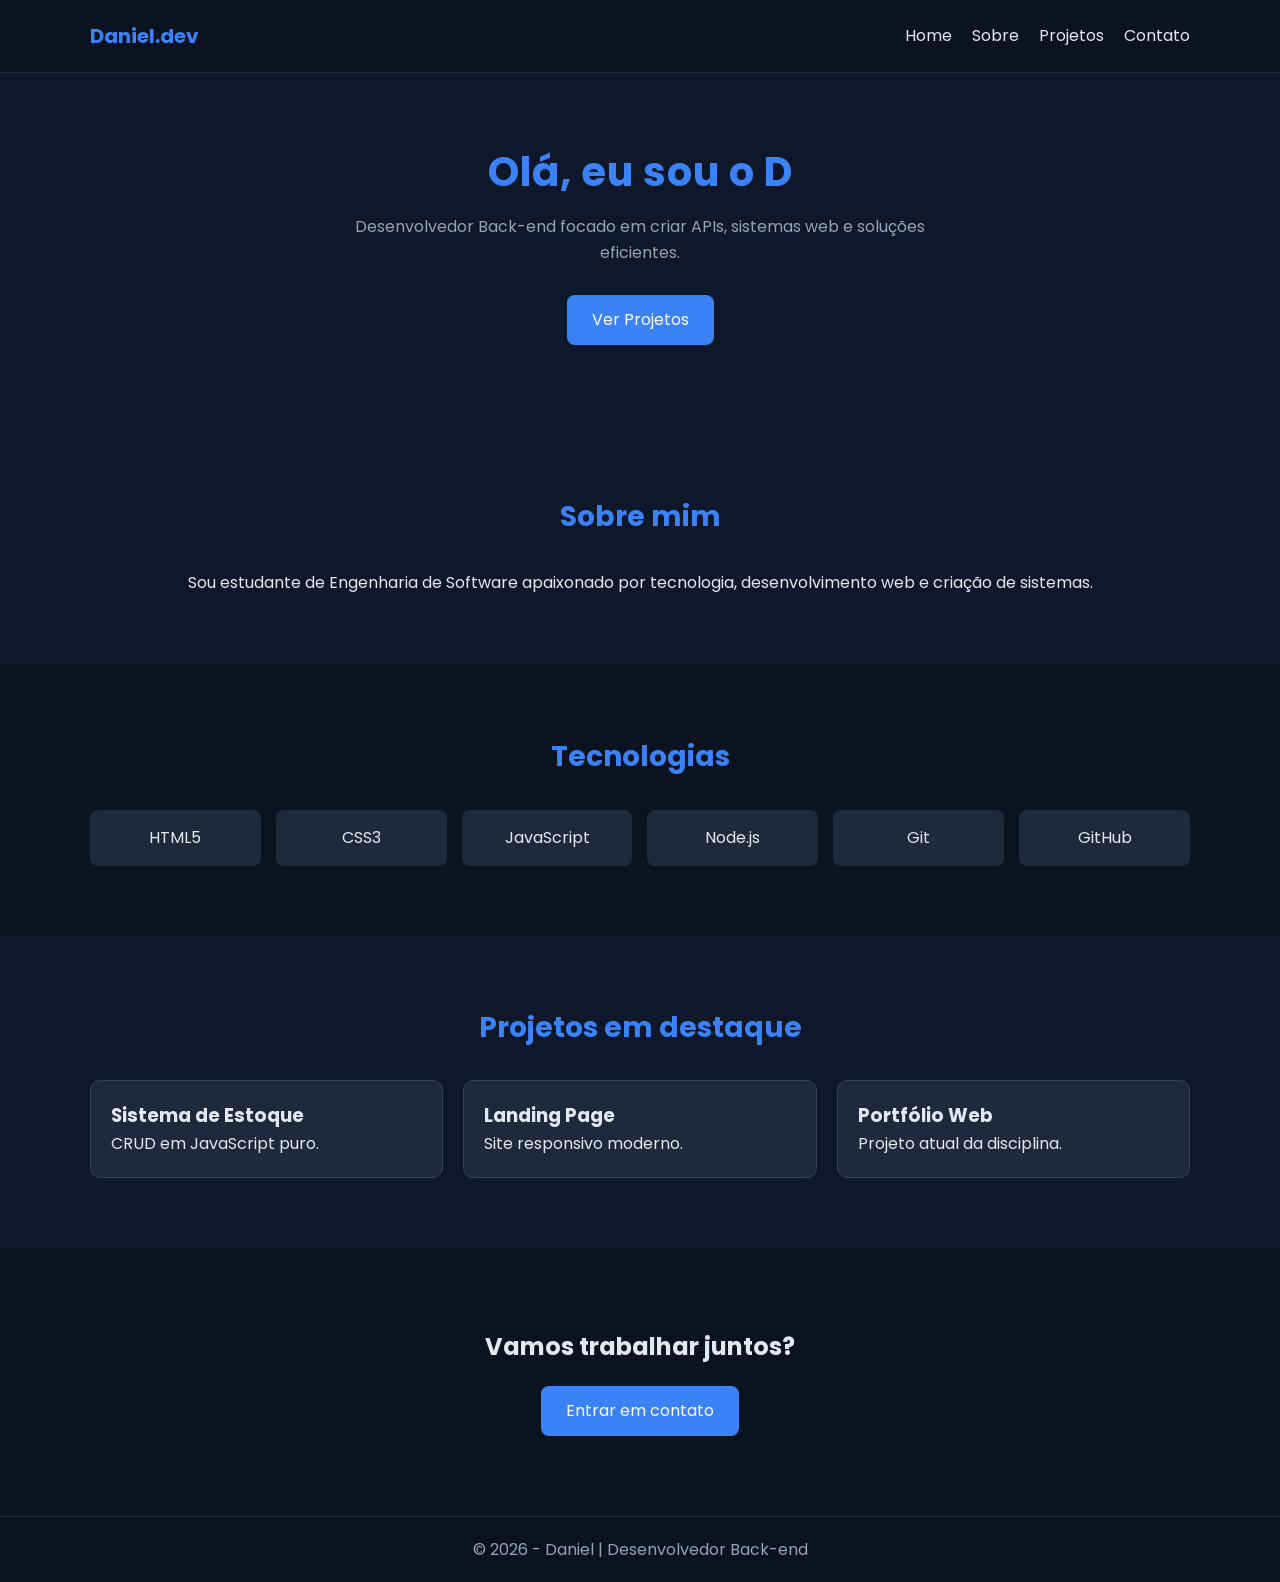
<file: portifolio/index.html>
<!DOCTYPE html>
<html lang="pt-BR">

<head>
  <meta charset="UTF-8">
  <meta name="viewport" content="width=device-width, initial-scale=1.0">

  <link rel="icon" type="image/png" href="img/favicon16x16.png" sizes="16x16">

  <meta name="description" content="Portfólio de desenvolvedor Back-end com projetos em HTML, CSS e JavaScript">
  <meta name="keywords" content="Desenvolvedor, Back-end, HTML, CSS, JavaScript, Portfólio">
  <meta name="author" content="Daniel">

  <title>Daniel | Desenvolvedor Back-end</title>

  <link rel="stylesheet" href="css/style.css">
  <link rel="stylesheet" href="css/responsive.css">

  <!-- Fonte moderna -->

  <link rel="preconnect" href="https://fonts.googleapis.com">
  <link rel="preconnect" href="https://fonts.gstatic.com" crossorigin>
  <link href="https://fonts.googleapis.com/css2?family=Poppins:wght@300;400;600;700&display=swap" rel="stylesheet">
</head>

<body>

  <!-- HEADER -->
  <header class="header">
    <div class="container">

      <div class="logo">
        <h1>Daniel.dev</h1>
      </div>

      <nav id="nav" class="nav">
        <a href="index.html">Home</a>
        <a href="sobre.html">Sobre</a>
        <a href="projetos.html">Projetos</a>
        <a href="contato.html">Contato</a>
      </nav>

      <div class="menu-mobile" id="menu-mobile">
        ☰
      </div>

    </div>
  </header>

  <!-- HERO -->
  <section class="hero">
    <div class="container">

      <h2 class="typing">Olá, eu sou o Daniel</h2>

      <p class="subtitle">
        Desenvolvedor Back-end focado em criar APIs, sistemas web e soluções eficientes.
      </p>

      <a href="projetos.html" class="btn">Ver Projetos</a>

    </div>
  </section>

  <!-- SOBRE RESUMO -->
  <section class="section">
    <div class="container">

      <h2>Sobre mim</h2>

      <p style="text-align: center;">Sou estudante de Engenharia de Software apaixonado por tecnologia,
        desenvolvimento web e criação de sistemas.</p>

    </div>
  </section>

  <!-- TECNOLOGIAS -->
  <section class="section dark">
    <div class="container">

      <h2>Tecnologias</h2>

      <div class="grid-skills">

        <div class="skill">HTML5</div>
        <div class="skill">CSS3</div>
        <div class="skill">JavaScript</div>
        <div class="skill">Node.js</div>
        <div class="skill">Git</div>
        <div class="skill">GitHub</div>

      </div>

    </div>
  </section>

  <!-- PROJETOS -->
  <section class="section">
    <div class="container">

      <h2>Projetos em destaque</h2>

      <div class="grid">

        <div class="card">
          <h3>Sistema de Estoque</h3>
          <p>CRUD em JavaScript puro.</p>
        </div>

        <div class="card">
          <h3>Landing Page</h3>
          <p>Site responsivo moderno.</p>
        </div>

        <div class="card">
          <h3>Portfólio Web</h3>
          <p>Projeto atual da disciplina.</p>
        </div>

      </div>

    </div>
  </section>

  <!-- CONTATO CTA -->
  <section class="cta">
    <div class="container">

      <h2>Vamos trabalhar juntos?</h2>

      <a href="contato.html" class="btn">Entrar em contato</a>

    </div>
  </section>

  <!-- FOOTER -->
  <footer class="footer">
    <p>© 2026 - Daniel | Desenvolvedor Back-end</p>
  </footer>

  <!-- JS -->
  <script src="js/script.js"></script>

</body>

</html>
</file>
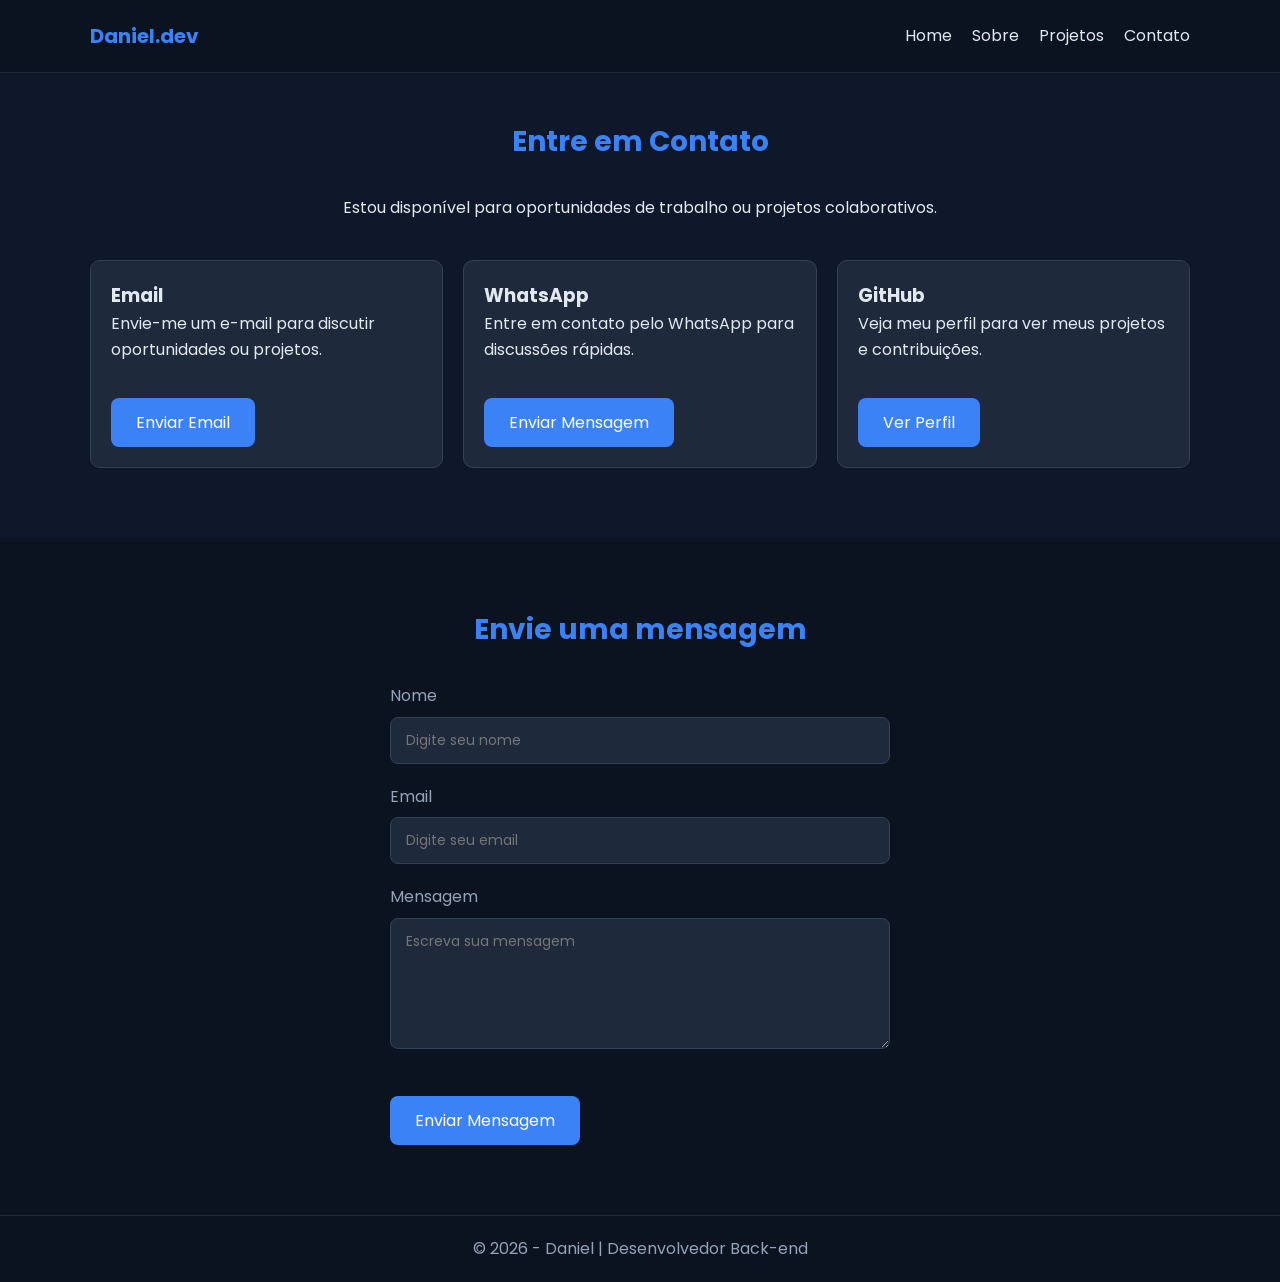
<file: portifolio/contato.html>
<!DOCTYPE html>
<html lang="pt-BR">

<head>
  <meta charset="UTF-8">
  <meta name="viewport" content="width=device-width, initial-scale=1.0">

 <link rel="icon" type="image/png" href="img/favicon16x16.png" sizes="16x16">

  <meta name="description" content="Entre em contato com Daniel, desenvolvedor Back-end">
  <meta name="keywords" content="Contato, Formulário, Desenvolvedor, Portfólio">
  <meta name="author" content="Daniel">

  <title>Contato | Daniel</title>

  <link rel="stylesheet" href="css/style.css">
  <link rel="stylesheet" href="css/responsive.css">

  <link href="https://fonts.googleapis.com/css2?family=Poppins:wght@300;400;600;700&display=swap" rel="stylesheet">
</head>

<body>

  <!-- HEADER -->
  <header class="header">
    <div class="container">

      <div class="logo">
        <h1>Daniel.dev</h1>
      </div>

      <nav id="nav" class="nav">
        <a href="index.html">Home</a>
        <a href="sobre.html">Sobre</a>
        <a href="projetos.html">Projetos</a>
        <a href="contato.html">Contato</a>
      </nav>

      <div class="menu-mobile" id="menu-mobile">☰</div>

    </div>
  </header>

  <!-- CONTEÚDO -->
  <section class="section" style="padding-top: 120px;">
    <div class="container">

      <h2>Entre em Contato</h2>

      <p style="text-align:center; margin-bottom:40px;">
        Estou disponível para oportunidades de trabalho ou projetos colaborativos.
      </p>

      <div class="grid">

        <!-- EMAIL -->
        <div class="card">
          <h3>Email</h3>
          <p>Envie-me um e-mail para discutir oportunidades ou projetos.</p>
          <div style="margin-top:15px;">
            <a class="btn" href="mailto:daniel@example.com">Enviar Email</a>
          </div>
        </div>

        <!-- WHATSAPP -->
        <div class="card">
          <h3>WhatsApp</h3>
          <p>Entre em contato pelo WhatsApp para discussões rápidas.</p>
          <div style="margin-top:15px;">
            <a class="btn" href="https://wa.me/5511999999999" target="_blank">Enviar Mensagem</a>
          </div>
        </div>

        <!-- GITHUB -->
        <div class="card">
          <h3>GitHub</h3>
          <p>Veja meu perfil para ver meus projetos e contribuições.</p>
          <div style="margin-top:15px;">
            <a class="btn" href="https://www.github.com/daniel.dev" target="_blank">Ver Perfil</a>
          </div>
        </div>

      </div>

    </div>
  </section>

  <!-- FORMULÁRIO DE CONTATO -->
  <section class="section dark">
    <div class="container">

      <h2>Envie uma mensagem</h2>

      <form id="formContato" novalidate>

        <div class="form-group">
          <label for="nome">Nome</label>
          <input type="text" id="nome" name="nome" placeholder="Digite seu nome">
        </div>

        <div class="form-group">
          <label for="email">Email</label>
          <input type="email" id="email" name="email" placeholder="Digite seu email">
        </div>

        <div class="form-group">
          <label for="mensagem">Mensagem</label>
          <textarea id="mensagem" name="mensagem" rows="5" placeholder="Escreva sua mensagem"></textarea>
        </div>

        <button type="submit" class="btn">Enviar Mensagem</button>

      </form>

    </div>
  </section>

  <!-- FOOTER -->
  <footer class="footer">
    <p>© 2026 - Daniel | Desenvolvedor Back-end</p>
  </footer>


    <!-- JS -->

  <script src="js/script.js"></script>

</body>

</html>
</file>
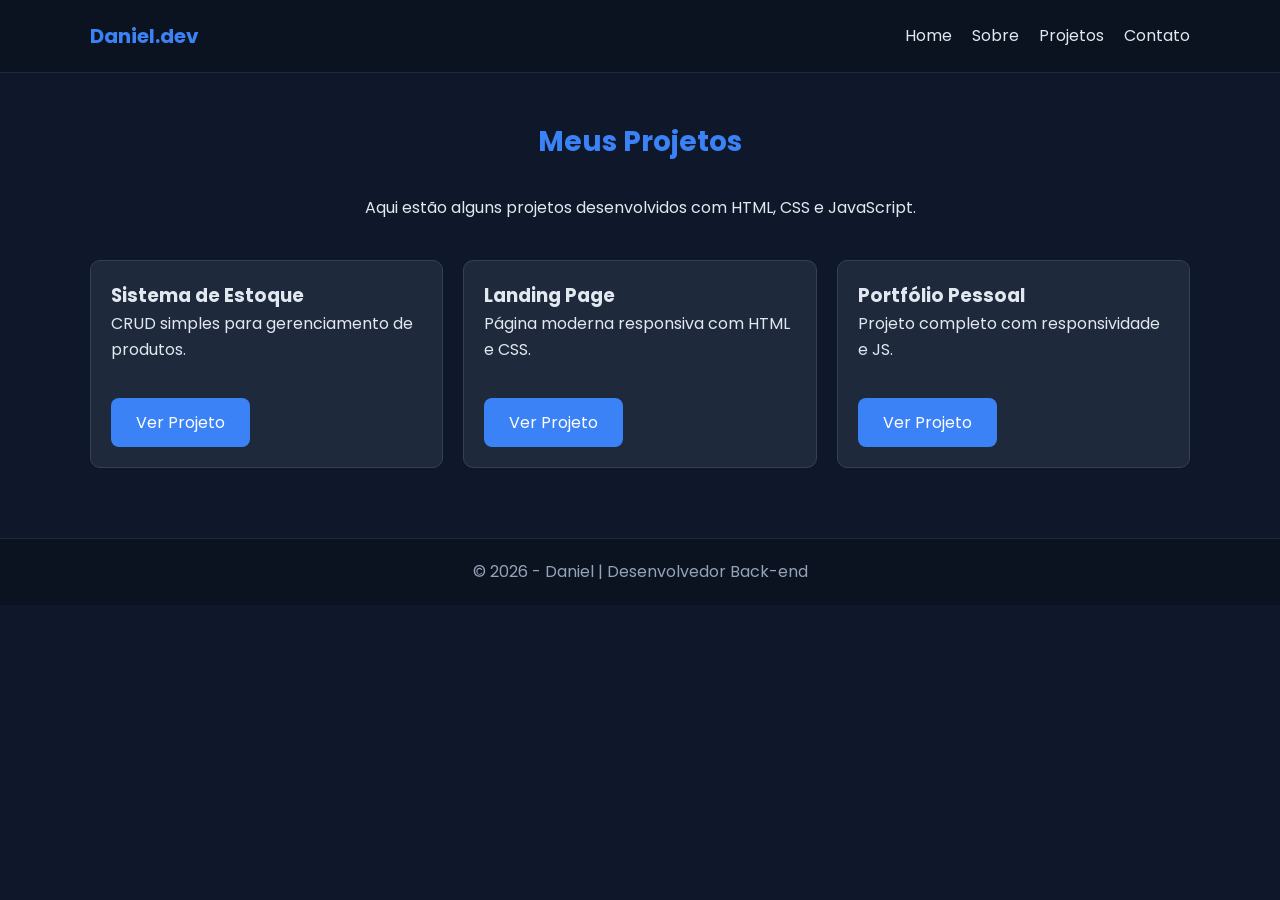
<file: portifolio/projetos.html>
<!DOCTYPE html>
<html lang="pt-BR">

<head>
  <meta charset="UTF-8">
  <meta name="viewport" content="width=device-width, initial-scale=1.0">

  <link rel="icon" type="image/png" href="img/favicon16x16.png" sizes="16x16">

  <meta name="description" content="Projetos desenvolvidos por Daniel">
  <meta name="keywords" content="Projetos, Portfólio, Desenvolvimento Web">
  <meta name="author" content="Daniel">

  <title>Projetos | Daniel</title>

  <link rel="stylesheet" href="css/style.css">
  <link rel="stylesheet" href="css/responsive.css">

  <link href="https://fonts.googleapis.com/css2?family=Poppins:wght@300;400;600;700&display=swap" rel="stylesheet">
</head>

<body>

  <!-- HEADER -->
  <header class="header">
    <div class="container">

      <div class="logo">
        <h1>Daniel.dev</h1>
      </div>

      <nav id="nav" class="nav">
        <a href="index.html">Home</a>
        <a href="sobre.html">Sobre</a>
        <a href="projetos.html">Projetos</a>
        <a href="contato.html">Contato</a>
      </nav>

      <div class="menu-mobile" id="menu-mobile">☰</div>

    </div>
  </header>

  <!-- CONTEÚDO -->
  <section class="section" style="padding-top: 120px;">
    <div class="container">

      <h2>Meus Projetos</h2>

      <p style="text-align:center; margin-bottom:40px;">
        Aqui estão alguns projetos desenvolvidos com HTML, CSS e JavaScript.
      </p>

      <div class="grid">

        <!-- PROJETO 1 -->
        <div class="card">
          <h3>Sistema de Estoque</h3>
          <p>CRUD simples para gerenciamento de produtos.</p>
          <div style="margin-top:15px;">
            <a class="btn" href="#">Ver Projeto</a>
          </div>
        </div>

        <!-- PROJETO 2 -->
        <div class="card">
          <h3>Landing Page</h3>
          <p>Página moderna responsiva com HTML e CSS.</p>
          <div style="margin-top:15px;">
            <a class="btn" href="#">Ver Projeto</a>
          </div>
        </div>

        <!-- PROJETO 3 -->
        <div class="card">
          <h3>Portfólio Pessoal</h3>
          <p>Projeto completo com responsividade e JS.</p>
          <div style="margin-top:15px;">
            <a class="btn" href="#">Ver Projeto</a>
          </div>
        </div>

      </div>

    </div>
  </section>

   <!-- FOOTER -->
  <footer class="footer">
    <p>© 2026 - Daniel | Desenvolvedor Back-end</p>
  </footer>

    <!-- JS -->
  <script src="js/script.js"></script>

</body>

</html>
</file>
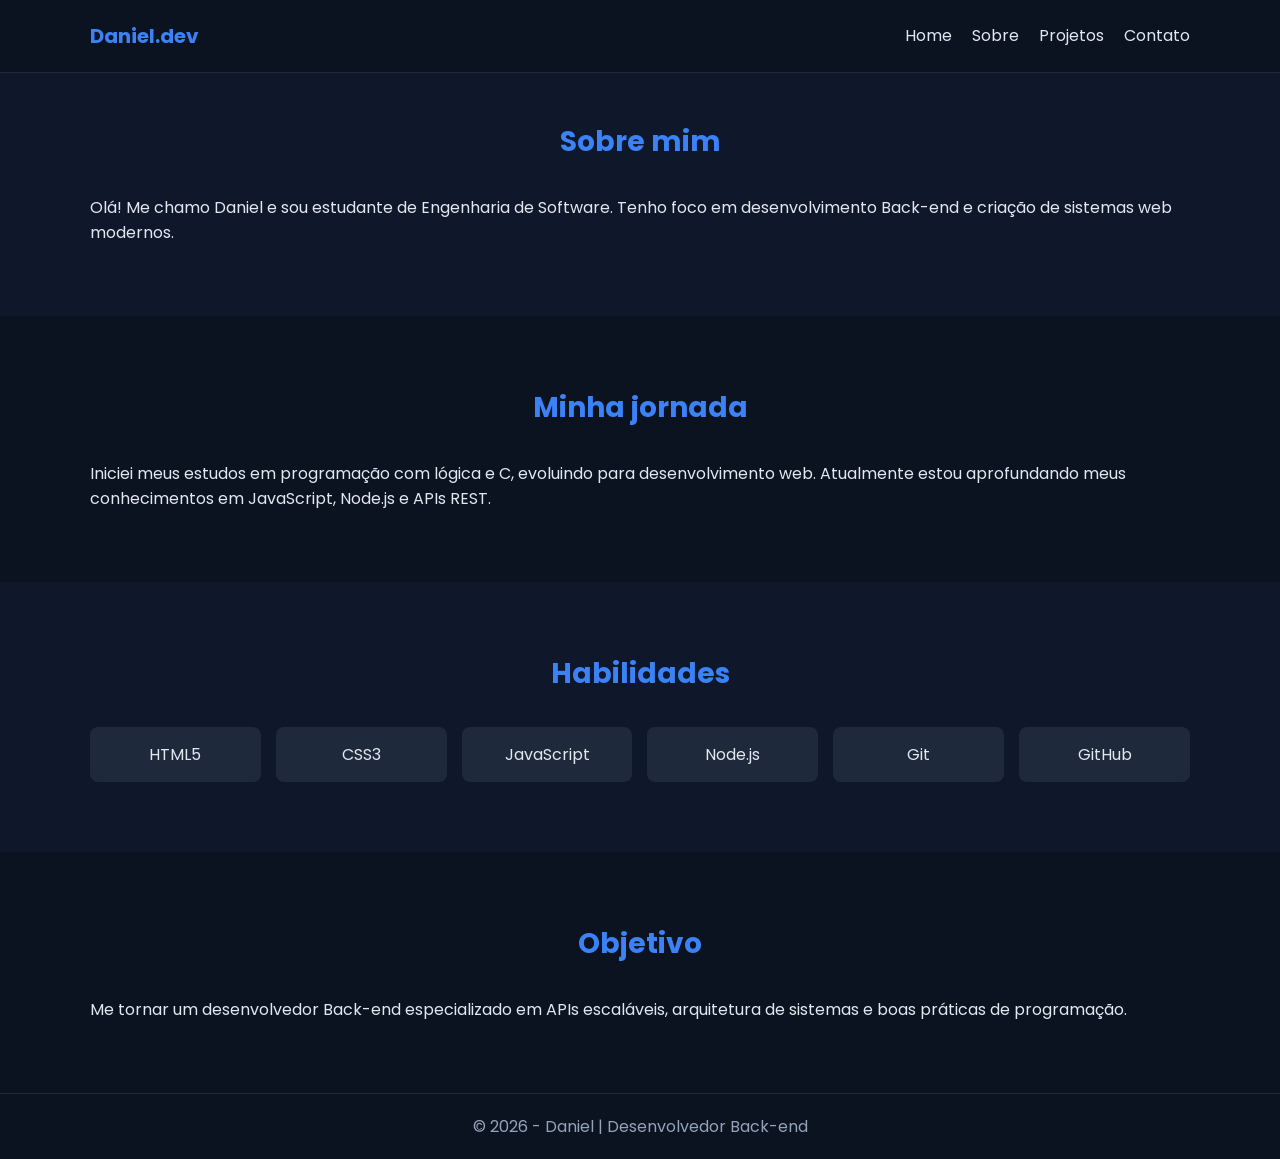
<file: portifolio/sobre.html>
<!DOCTYPE html>
<html lang="pt-BR">

<head>
  <meta charset="UTF-8">
  <meta name="viewport" content="width=device-width, initial-scale=1.0">

  <link rel="icon" type="image/png" href="img/favicon16x16.png" sizes="16x16">

  <meta name="description" content="Sobre o desenvolvedor Daniel">
  <meta name="keywords" content="Sobre, Desenvolvedor, Back-end, Portfólio">
  <meta name="author" content="Daniel">

  <title>Sobre | Daniel</title>

  <link rel="stylesheet" href="css/style.css">
  <link rel="stylesheet" href="css/responsive.css">

  <link href="https://fonts.googleapis.com/css2?family=Poppins:wght@300;400;600;700&display=swap" rel="stylesheet">
</head>

<body>

  <!-- HEADER -->
  <header class="header">
    <div class="container">

      <div class="logo">
        <h1>Daniel.dev</h1>
      </div>

      <nav id="nav" class="nav">
        <a href="index.html">Home</a>
        <a href="sobre.html">Sobre</a>
        <a href="projetos.html">Projetos</a>
        <a href="contato.html">Contato</a>
      </nav>

      <div class="menu-mobile" id="menu-mobile">☰</div>

    </div>
  </header>

  <!-- CONTEÚDO -->
  <section class="section" style="padding-top: 120px;">
    <div class="container">

      <h2>Sobre mim</h2>

      <p>
        Olá! Me chamo Daniel e sou estudante de Engenharia de Software.
        Tenho foco em desenvolvimento Back-end e criação de sistemas web modernos.
      </p>

    </div>
  </section>

  <!-- HISTÓRIA -->
  <section class="section dark">
    <div class="container">

      <h2>Minha jornada</h2>

      <p>
        Iniciei meus estudos em programação com lógica e C, evoluindo para desenvolvimento web.
        Atualmente estou aprofundando meus conhecimentos em JavaScript, Node.js e APIs REST.
      </p>

    </div>
  </section>

  <!-- SKILLS -->
  <section class="section">
    <div class="container">

      <h2>Habilidades</h2>

      <div class="grid-skills">

        <div class="skill">HTML5</div>
        <div class="skill">CSS3</div>
        <div class="skill">JavaScript</div>
        <div class="skill">Node.js</div>
        <div class="skill">Git</div>
        <div class="skill">GitHub</div>

      </div>

    </div>
  </section>

  <!-- OBJETIVO -->
  <section class="section dark">
    <div class="container">

      <h2>Objetivo</h2>

      <p>
        Me tornar um desenvolvedor Back-end especializado em APIs escaláveis,
        arquitetura de sistemas e boas práticas de programação.
      </p>

    </div>
  </section>

  <!-- FOOTER -->
  <footer class="footer">
    <p>© 2026 - Daniel | Desenvolvedor Back-end</p>
  </footer>

  <script src="js/script.js"></script>

</body>

</html>
</file>
<file: portifolio/css/style.css>
* {
  margin: 0;
  padding: 0;
  box-sizing: border-box;
  font-family: 'Poppins', sans-serif;
}

body {
  background: #0f172a;
  color: #e2e8f0;
  line-height: 1.6;
}

/* CONTAINER */
.container {
  width: 90%;
  max-width: 1100px;
  margin: auto;
}

/* HEADER */
.header {
  background: #0b1220;
  padding: 20px 0;
  position: fixed;
  width: 100%;
  top: 0;
  z-index: 1000;
  border-bottom: 1px solid #1e293b;
}

.header .container {
  display: flex;
  justify-content: space-between;
  align-items: center;
}

.logo h1 {
  font-size: 20px;
  color: #3b82f6;
}

.nav {
  display: flex;
  gap: 20px;
}

.nav a {
  color: #e2e8f0;
  text-decoration: none;
  transition: 0.3s;
}

.nav a:hover {
  color: #3b82f6;
}

/* MENU MOBILE */
.menu-mobile {
  display: none;
  font-size: 26px;
  cursor: pointer;
  color: #e2e8f0;
}

/* HERO */
.hero {
  padding: 140px 0 80px;
  text-align: center;
}

.hero h2 {
  font-size: 40px;
  color: #3b82f6;
}

.subtitle {
  margin-top: 10px;
  color: #94a3b8;
}

/* BOTÃO */
.btn {
  display: inline-block;
  margin-top: 20px;
  padding: 12px 25px;
  background: #3b82f6;
  color: white;
  border-radius: 8px;
  text-decoration: none;
  transition: 0.3s;
}

.btn:hover {
  background: #2563eb;
  transform: scale(1.05);
}

/* SEÇÕES */
.section {
  padding: 70px 0;
}

.section h2 {
  text-align: center;
  margin-bottom: 30px;
  font-size: 28px;
  color: #3b82f6;
}

.dark {
  background: #0b1220;
}

/* SKILLS */
.grid-skills {
  display: grid;
  grid-template-columns: repeat(auto-fit, minmax(120px, 1fr));
  gap: 15px;
  text-align: center;
}

.skill {
  background: #1e293b;
  padding: 15px;
  border-radius: 8px;
  transition: 0.3s;
}

.skill:hover {
  background: #3b82f6;
  transform: translateY(-5px);
}

/* PROJETOS */
.grid {
  display: grid;
  grid-template-columns: repeat(auto-fit, minmax(250px, 1fr));
  gap: 20px;
}

.card {
  background: #1e293b;
  padding: 20px;
  border-radius: 10px;
  transition: 0.3s;
  border: 1px solid #334155;
}

.card:hover {
  transform: translateY(-8px);
  border-color: #3b82f6;
}

/* CTA */
.cta {
  text-align: center;
  padding: 80px 0;
  background: #0b1220;
}

/* FOOTER */
.footer {
  width:100%;
  text-align: center;
  padding: 20px;
  background: #0b1220;
  border-top: 1px solid #1e293b;
  color: #94a3b8;
}

/* =========================
   ANIMAÇÕES MODERNAS
========================= */

.card,
.skill {
  opacity: 0;
  transform: translateY(20px);
  transition: all 0.6s ease;
}

.card.show,
.skill.show {
  opacity: 1;
  transform: translateY(0);
}

/* =========================
   HOVER MAIS MODERNO
========================= */

.card:hover {
  transform: translateY(-10px) scale(1.02);
  border-color: #3b82f6;
  box-shadow: 0 10px 30px rgba(59,130,246,0.2);
}

.skill:hover {
  transform: scale(1.08);
}

/* =========================
   HERO MAIS PROFISSIONAL
========================= */

.hero h2 {
  letter-spacing: 1px;
}

.subtitle {
  max-width: 600px;
  margin: 10px auto;
}

/* =========================
   FORMULÁRIO DE CONTATO
========================= */

#formContato {
  max-width: 500px;
  margin: 0 auto;
}

.form-group {
  margin-bottom: 20px;
}

.form-group label {
  display: block;
  margin-bottom: 8px;
  color: #94a3b8;
}

.form-group input,
.form-group textarea {
  width: 100%;
  padding: 12px 15px;
  background: #1e293b;
  border: 1px solid #334155;
  border-radius: 8px;
  color: #e2e8f0;
  font-family: 'Poppins', sans-serif;
  font-size: 14px;
  transition: 0.3s;
}

.form-group input:focus,
.form-group textarea:focus {
  outline: none;
  border-color: #3b82f6;
}

.form-group textarea {
  resize: vertical;
}

#formContato .btn {
  border: none;
  cursor: pointer;
  font-size: 16px;
}
</file>
<file: portifolio/css/responsive.css>
/*
   TABLET (até 1024px)
*/
@media (max-width: 1024px) {

  .hero h2 {
    font-size: 32px;
  }

  .grid {
    grid-template-columns: repeat(auto-fit, minmax(220px, 1fr));
  }
}

/*
   celular (até 768px)
*/
@media (max-width: 768px) {

  /* HEADER */
  .header .container {
    flex-direction: row;
  }

  .nav {
    position: absolute;
    top: 70px;
    right: 0;
    background: #0b1220;
    flex-direction: column;
    width: 200px;
    display: none;
    padding: 20px;
    border-left: 1px solid #1e293b;
  }

  .nav.active {
    display: flex;
  }

  .menu-mobile {
    display: block;
  }

  /* HERO */
  .hero h2 {
    font-size: 26px;
  }

  .subtitle {
    font-size: 14px;
  }

  /* GRID */
  .grid {
    grid-template-columns: 1fr;
  }

  .grid-skills {
    grid-template-columns: repeat(2, 1fr);
  }

  /* BOTÕES */
  .btn {
    padding: 10px 18px;
    font-size: 14px;
  }
}

/*
   MOBILE PEQUENO (até 480px)
*/
@media (max-width: 480px) {

  .hero h2 {
    font-size: 22px;
  }

  .grid-skills {
    grid-template-columns: 1fr;
  }

  .section h2 {
    font-size: 22px;
  }

  .logo h1 {
    font-size: 16px;
  }
}
</file>
